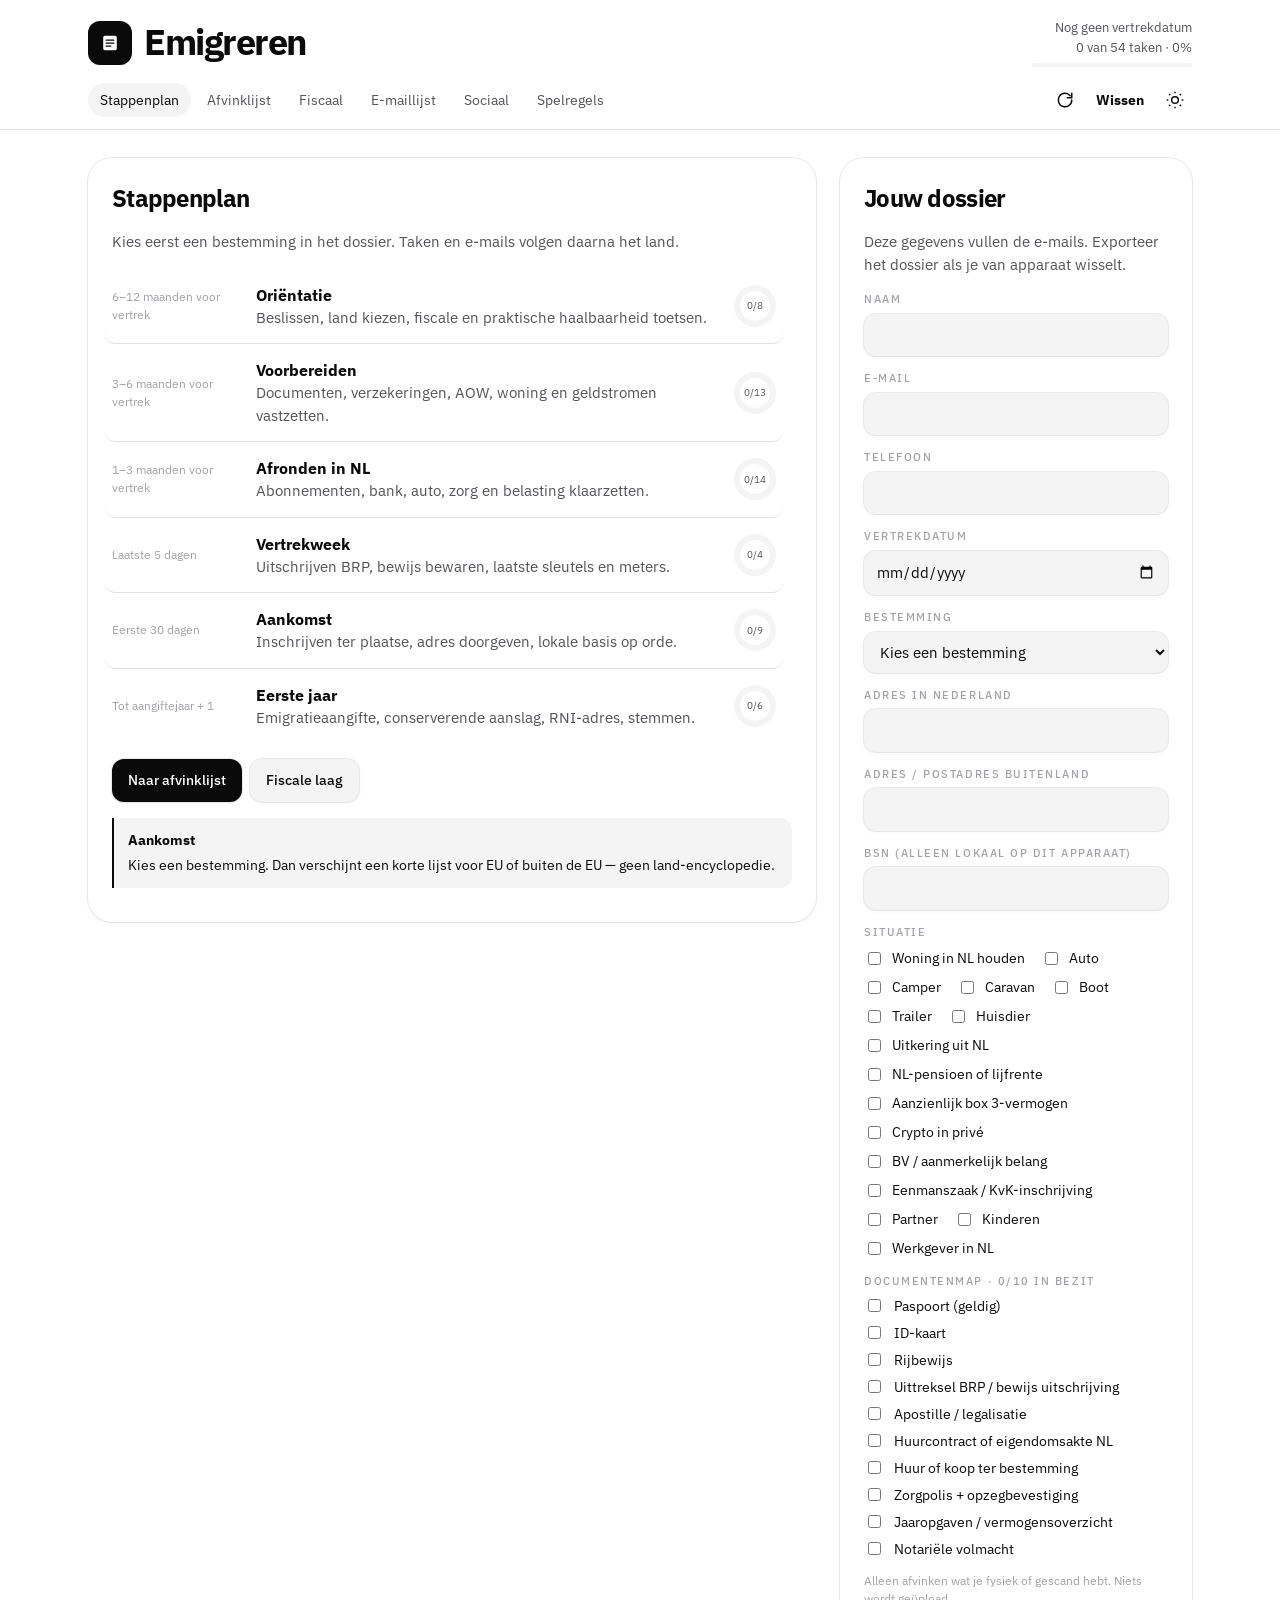
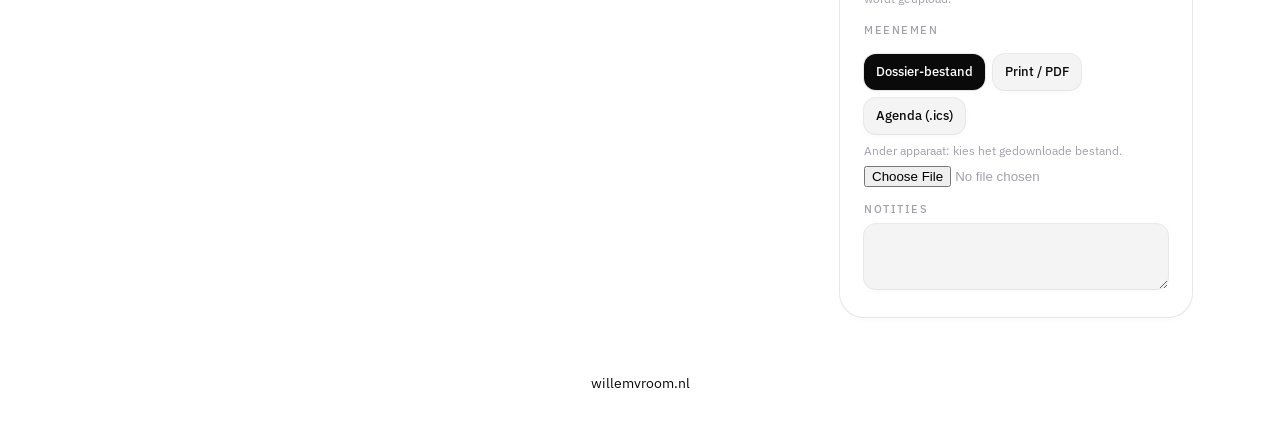
<file: index.html>
<!DOCTYPE html>
<html lang="nl">
  <head>
    <meta charset="utf-8" />
    <meta name="viewport" content="width=device-width, initial-scale=1" />
    <title>Emigreren</title>
    <meta name="description" content="Stappenplan, afvinklijst en e-mails voor emigreren vanuit Nederland." />
    <meta name="theme-color" content="#ffffff" />
    <link rel="preconnect" href="https://fonts.googleapis.com" />
    <link rel="preconnect" href="https://fonts.gstatic.com" crossorigin />
    <link rel="stylesheet" href="https://fonts.googleapis.com/css2?family=IBM+Plex+Sans:ital,wght@0,400;0,500;0,600;0,700;0,900&display=swap" />
    <link rel="stylesheet" href="styles.css?v=33" />
    <script>
      try {
        if (localStorage.getItem("emigreren-theme") === "dark") {
          document.documentElement.classList.add("dark");
          document.documentElement.style.colorScheme = "dark";
        }
      } catch (e) {}
    </script>
  </head>
  <body>
    <header class="app-header">
      <div class="header-row">
        <div class="brand">
          <span class="mark" aria-hidden="true">
            <svg width="20" height="20" viewBox="0 0 20 20" fill="none">
              <rect x="3.2" y="2.8" width="13.6" height="14.4" rx="1.6" fill="var(--primary-fg)"/>
              <path d="M6.2 7.2h7.6M6.2 10.2h7.6M6.2 13.2h4.6" stroke="var(--primary)" stroke-width="1.3" stroke-linecap="round"/>
            </svg>
          </span>
          <h1>Emigreren</h1>
        </div>
        <div class="header-meta">
          <div class="progress-meta">
            <div id="progress-days">—</div>
            <div id="progress-label">—</div>
            <div class="progress-bar"><span></span></div>
          </div>
        </div>
      </div>
      <nav class="tabs">
        <button data-tab="plan" class="active">Stappenplan</button>
        <button data-tab="lijst">Afvinklijst</button>
        <button data-tab="fiscaal">Fiscaal</button>
        <button data-tab="mail">E-maillijst</button>
        <button data-tab="sociaal">Sociaal</button>
        <button data-tab="info">Spelregels</button>
        <span class="tab-actions">
          <button class="tab-icon" id="reload-app" type="button" title="Vernieuwen" aria-label="Vernieuwen">
            <svg width="18" height="18" viewBox="0 0 24 24" fill="none" stroke="currentColor" stroke-width="2" stroke-linecap="round" stroke-linejoin="round" aria-hidden="true">
              <path d="M21 12a9 9 0 1 1-2.2-5.8"/>
              <path d="M21 3v6h-6"/>
            </svg>
          </button>
          <button class="tab-reset" id="reset-data" type="button">Wissen</button>
          <button class="icon-btn" id="theme-toggle" type="button" aria-label="Thema">
            <svg class="icon-sun" width="20" height="20" viewBox="0 0 24 24" fill="none" stroke="currentColor" stroke-width="1.75">
              <circle cx="12" cy="12" r="4"/><path d="M12 2v2M12 20v2M4.9 4.9l1.4 1.4M17.7 17.7l1.4 1.4M2 12h2M20 12h2M4.9 19.1l1.4-1.4M17.7 6.3l1.4-1.4"/>
            </svg>
            <svg class="icon-moon" width="20" height="20" viewBox="0 0 24 24" fill="none" stroke="currentColor" stroke-width="1.75" style="display:none">
              <path d="M21 14.3A8.5 8.5 0 1 1 9.7 3a7 7 0 0 0 11.3 11.3z"/>
            </svg>
          </button>
        </span>
      </nav>
    </header>
    <main id="view"></main>
    <p class="site-footer"><a href="https://www.willemvroom.nl" target="_blank" rel="noopener">willemvroom.nl</a></p>
    <script src="data.js?v=33"></script>
    <script src="fiscal.js?v=33"></script>
    <script src="app.js?v=33"></script>
  </body>
</html>
</file>
<file: styles.css>
:root {
  --bg: #ffffff;
  --surface: #ffffff;
  --surface-2: #f4f4f5;
  --surface-3: #e4e4e7;
  --fg: #0a0a0a;
  --fg-muted: #52525b;
  --fg-subtle: #a1a1aa;
  --primary: #0a0a0a;
  --primary-fg: #ffffff;
  --border: color-mix(in oklab, #0a0a0a 12%, transparent);
  --ring: #0a0a0a;
  --shadow: 0 0 0 1px rgba(10, 10, 10, 0.08), 0 1px 2px -1px rgba(10, 10, 10, 0.04), 0 2px 6px 0 rgba(10, 10, 10, 0.03);
  --sans: "IBM Plex Sans", "Segoe UI", system-ui, sans-serif;
  --radius: 16px;
  --radius-lg: 24px;
  --ease: cubic-bezier(0.23, 1, 0.32, 1);
}

html.dark {
  --bg: #0a0a0a;
  --surface: #0a0a0a;
  --surface-2: #18181b;
  --surface-3: #27272a;
  --fg: #fafafa;
  --fg-muted: #a1a1aa;
  --fg-subtle: #71717a;
  --primary: #fafafa;
  --primary-fg: #0a0a0a;
  --border: color-mix(in oklab, #fafafa 14%, transparent);
  --ring: #fafafa;
  --shadow: 0 0 0 1px rgba(255, 255, 255, 0.1);
  color-scheme: dark;
}

* { box-sizing: border-box; }
html, body { margin: 0; padding: 0; }
html {
  -webkit-font-smoothing: antialiased;
  -moz-osx-font-smoothing: grayscale;
}
body {
  font-family: var(--sans);
  background: var(--bg);
  color: var(--fg);
  line-height: 1.5;
  min-height: 100vh;
}
h1, h2, h3 { text-wrap: balance; font-weight: 900; }

.app-header {
  position: sticky;
  top: 0;
  z-index: 30;
  border-bottom: 1px solid var(--border);
  background: var(--bg);
}
.header-row {
  max-width: 72rem;
  margin: 0 auto;
  padding: 18px 24px 16px;
  display: flex;
  align-items: center;
  justify-content: space-between;
  gap: 16px;
}
.brand {
  display: flex;
  align-items: center;
  gap: 12px;
  min-width: 0;
}
.mark {
  width: 44px;
  height: 44px;
  border-radius: 12px;
  background: var(--primary);
  color: var(--primary-fg);
  display: grid;
  place-items: center;
  flex-shrink: 0;
}
.mark svg { display: block; }
.brand h1 {
  margin: 0;
  font-size: clamp(1.6rem, 3vw, 2.25rem);
  letter-spacing: -0.04em;
  line-height: 0.95;
  font-weight: 900;
}
.header-meta {
  display: flex;
  align-items: center;
  gap: 12px;
  flex-shrink: 0;
}
.progress-meta {
  text-align: right;
  font-size: 13px;
  color: var(--fg-muted);
}
.progress-bar {
  width: 160px;
  height: 4px;
  background: var(--surface-2);
  border-radius: 99px;
  overflow: hidden;
  margin-left: auto;
  margin-top: 6px;
}
.progress-bar span {
  display: block;
  height: 100%;
  background: var(--fg);
  width: 0%;
}

.icon-btn {
  width: 44px;
  height: 44px;
  border: 0;
  background: transparent;
  color: var(--fg);
  display: inline-flex;
  align-items: center;
  justify-content: center;
  cursor: pointer;
  border-radius: 12px;
}
.icon-btn:hover { background: var(--surface-2); }

nav.tabs {
  max-width: 72rem;
  margin: 0 auto;
  padding: 0 24px 12px;
  display: flex;
  gap: 4px;
  overflow-x: auto;
}
nav.tabs button {
  background: none;
  border: 0;
  border-radius: 999px;
  padding: 6px 12px;
  font: inherit;
  font-size: 14px;
  color: var(--fg-muted);
  cursor: pointer;
  white-space: nowrap;
}
nav.tabs button:hover {
  background: var(--surface-2);
  color: var(--fg);
}
nav.tabs button.active {
  color: var(--fg);
  background: var(--surface-2);
}
nav.tabs .tab-actions {
  margin-left: auto;
  display: flex;
  align-items: center;
  gap: 2px;
}
nav.tabs .tab-reset {
  font-weight: 700;
  color: var(--fg);
}
nav.tabs .tab-icon,
nav.tabs .icon-btn {
  width: 34px;
  height: 34px;
  padding: 0;
  display: inline-flex;
  align-items: center;
  justify-content: center;
  color: var(--fg);
}

main { padding: 28px 24px 48px; max-width: 72rem; margin: 0 auto; }

.grid-2 {
  display: grid;
  grid-template-columns: minmax(0, 1fr) minmax(18rem, 22rem);
  gap: 24px;
  align-items: start;
}
.card {
  background: var(--surface);
  border-radius: var(--radius-lg);
  padding: 22px 24px;
  box-shadow: var(--shadow);
}
.card h2 {
  font-size: 1.5rem;
  letter-spacing: -0.03em;
  margin: 0 0 8px;
}
.muted { color: var(--fg-muted); font-size: 15px; }
.tiny { font-size: 12px; color: var(--fg-subtle); }

label.field {
  display: block;
  font-size: 11px;
  font-weight: 500;
  letter-spacing: 0.14em;
  text-transform: uppercase;
  color: var(--fg-subtle);
  margin: 14px 0 6px;
}
input[type="text"], input[type="date"], input[type="email"], input[type="tel"], select, textarea {
  width: 100%;
  font: inherit;
  font-size: 15px;
  padding: 10px 12px;
  border: 0;
  border-radius: 12px;
  background: var(--surface-2);
  color: var(--fg);
  box-shadow: var(--shadow);
}
select.dest-select {
  height: auto;
  min-height: 0;
  padding: 10px 12px;
}
.checks {
  display: flex;
  flex-wrap: wrap;
  gap: 8px 16px;
  margin-top: 8px;
}
.checks label { font-size: 14px; display: flex; gap: 8px; align-items: center; color: var(--fg); }

.doc-list {
  display: flex;
  flex-direction: column;
  gap: 6px;
  margin: 4px 0 8px;
}
.doc-row {
  display: flex;
  gap: 10px;
  align-items: flex-start;
  font-size: 14px;
  color: var(--fg);
}
.arrival-list { margin: 8px 0 0; padding-left: 1.1em; }
.arrival-list li { margin: 4px 0; }

button.btn, a.btn {
  display: inline-flex;
  align-items: center;
  justify-content: center;
  gap: 8px;
  background: var(--primary);
  color: var(--primary-fg);
  border: 0;
  border-radius: 12px;
  padding: 11px 16px;
  font: inherit;
  font-size: 14px;
  font-weight: 500;
  cursor: pointer;
  text-decoration: none;
  box-shadow: var(--shadow);
}
button.btn:hover, a.btn:hover { opacity: 0.92; }
button.btn.ghost, a.btn.ghost {
  background: var(--surface-2);
  color: var(--fg);
}
button.btn.small { padding: 8px 12px; font-size: 13px; height: 36px; }

.phase-list { display: flex; flex-direction: column; gap: 0; }
.phase {
  display: grid;
  grid-template-columns: 132px 1fr auto;
  gap: 12px;
  align-items: center;
  padding: 14px 8px;
  margin: 0 -8px;
  border: 0;
  border-bottom: 1px solid var(--border);
  background: transparent;
  color: inherit;
  font: inherit;
  text-align: left;
  width: 100%;
  cursor: pointer;
  border-radius: 12px;
}
.phase:hover { background: var(--surface-2); }
.phase:last-child { border-bottom: 0; }
.phase .when { font-size: 12px; color: var(--fg-subtle); }
.phase h3 { margin: 0; font-size: 16px; font-weight: 700; }
.donut {
  width: 42px; height: 42px; border-radius: 50%;
  background: conic-gradient(var(--fg) calc(var(--p) * 1%), var(--surface-2) 0);
  display: grid; place-items: center;
}
.donut span {
  width: 30px; height: 30px; border-radius: 50%;
  background: var(--surface);
  font-size: 10px;
  color: var(--fg-muted);
  display: grid; place-items: center;
}

.toolbar {
  display: flex; flex-wrap: wrap; gap: 8px;
  margin-bottom: 16px; align-items: center;
}
.chip {
  border: 0;
  background: var(--surface);
  box-shadow: var(--shadow);
  border-radius: 999px;
  padding: 6px 12px;
  font-size: 13px;
  cursor: pointer;
  color: var(--fg-muted);
}
.chip.on { background: var(--primary); color: var(--primary-fg); box-shadow: none; }

.task {
  background: var(--surface);
  box-shadow: var(--shadow);
  border-radius: 16px;
  padding: 14px 16px;
  margin-bottom: 10px;
  display: grid;
  grid-template-columns: 28px 1fr;
  gap: 10px;
}
.task.done { opacity: 0.55; }
.task.done h3 { text-decoration: line-through; }
.task h3 { margin: 0 0 4px; font-size: 16px; font-weight: 700; }
.task .meta { display: flex; gap: 8px; flex-wrap: wrap; margin: 6px 0; }
.tag {
  font-size: 11px;
  letter-spacing: 0.08em;
  text-transform: uppercase;
  background: var(--surface-2);
  border-radius: 999px;
  padding: 2px 8px;
  color: var(--fg-muted);
}
.task a { color: var(--fg); }
.task input[type="checkbox"] { width: 18px; height: 18px; margin-top: 3px; }

.email-list { display: grid; gap: 12px; }
.email-item {
  background: var(--surface);
  box-shadow: var(--shadow);
  border-radius: var(--radius-lg);
  padding: 18px 20px;
}
.email-item h3 { margin: 0 0 4px; font-size: 16px; }
.preview {
  white-space: pre-wrap;
  font-size: 14px;
  background: var(--surface-2);
  border-radius: 12px;
  padding: 14px;
  margin-top: 12px;
  max-height: 280px;
  overflow: auto;
}
.row-actions { display: flex; gap: 8px; flex-wrap: wrap; margin-top: 16px; }

.text-btn {
  height: 44px;
  padding: 0 12px;
  border: 0;
  background: transparent;
  color: var(--fg);
  font: inherit;
  font-size: 14px;
  cursor: pointer;
  border-radius: 12px;
}
.text-btn:hover { background: var(--surface-2); }
.site-link {
  color: var(--fg);
  text-decoration: none;
  font-size: 14px;
  white-space: nowrap;
}
.site-link:hover { text-decoration: underline; text-underline-offset: 2px; }
.site-footer {
  max-width: 72rem;
  margin: 0 auto;
  padding: 8px 24px 48px;
  text-align: center;
  font-size: 14px;
}
.site-footer a { color: var(--fg); text-decoration: none; }
.site-footer a:hover { text-decoration: underline; text-underline-offset: 2px; }

.callout {
  border-left: 2px solid var(--fg);
  background: var(--surface-2);
  padding: 12px 14px;
  border-radius: 0 12px 12px 0;
  margin: 12px 0;
  font-size: 14px;
}
.callout strong { display: block; margin-bottom: 4px; }

table.grid {
  width: 100%;
  border-collapse: collapse;
  font-size: 14px;
  margin: 12px 0 4px;
}
table.grid th, table.grid td {
  text-align: left;
  vertical-align: top;
  padding: 10px 8px;
  border-bottom: 1px solid var(--border);
}
table.grid th {
  font-size: 11px;
  text-transform: uppercase;
  letter-spacing: 0.1em;
  color: var(--fg-subtle);
  font-weight: 600;
}

.fiscal-stack { display: flex; flex-direction: column; gap: 16px; }
.money-grid {
  display: grid;
  grid-template-columns: 1fr 1fr;
  gap: 0 16px;
  margin-bottom: 8px;
}
@media (max-width: 800px) {
  .money-grid { grid-template-columns: 1fr; }
}
.tie-list label { display: flex; gap: 10px; align-items: flex-start; font-size: 14px; margin: 8px 0; }
.risk {
  margin-top: 12px;
  padding: 12px 14px;
  border-radius: 12px;
  font-size: 14px;
  background: var(--surface-2);
}

@media (max-width: 800px) {
  .grid-2, .phase { grid-template-columns: 1fr; }
  .grid-2 .card-dossier { order: -1; }
  .header-row, nav.tabs, main, .disclaimer, .site-footer { padding-left: 16px; padding-right: 16px; }
  .progress-bar { display: none; }
}

.person-form {
  display: grid;
  grid-template-columns: 1.4fr 0.9fr auto;
  gap: 8px;
  margin: 16px 0 8px;
}
.circle { margin-top: 18px; }
.circle h3 { margin: 0 0 4px; font-size: 1rem; }
.person {
  display: grid;
  grid-template-columns: 92px 1fr auto;
  gap: 12px;
  align-items: center;
  padding: 10px 0;
  border-bottom: 1px solid var(--border);
}
.person label { display: flex; gap: 8px; align-items: center; font-size: 13px; color: var(--fg-muted); }
.person-actions { display: flex; gap: 6px; }
.person.told strong { color: var(--fg-muted); text-decoration: line-through; }
@media (max-width: 700px) {
  .person-form, .person { grid-template-columns: 1fr; }
}
#media-form { grid-template-columns: 1fr auto; margin-top: 16px; }
</file>
